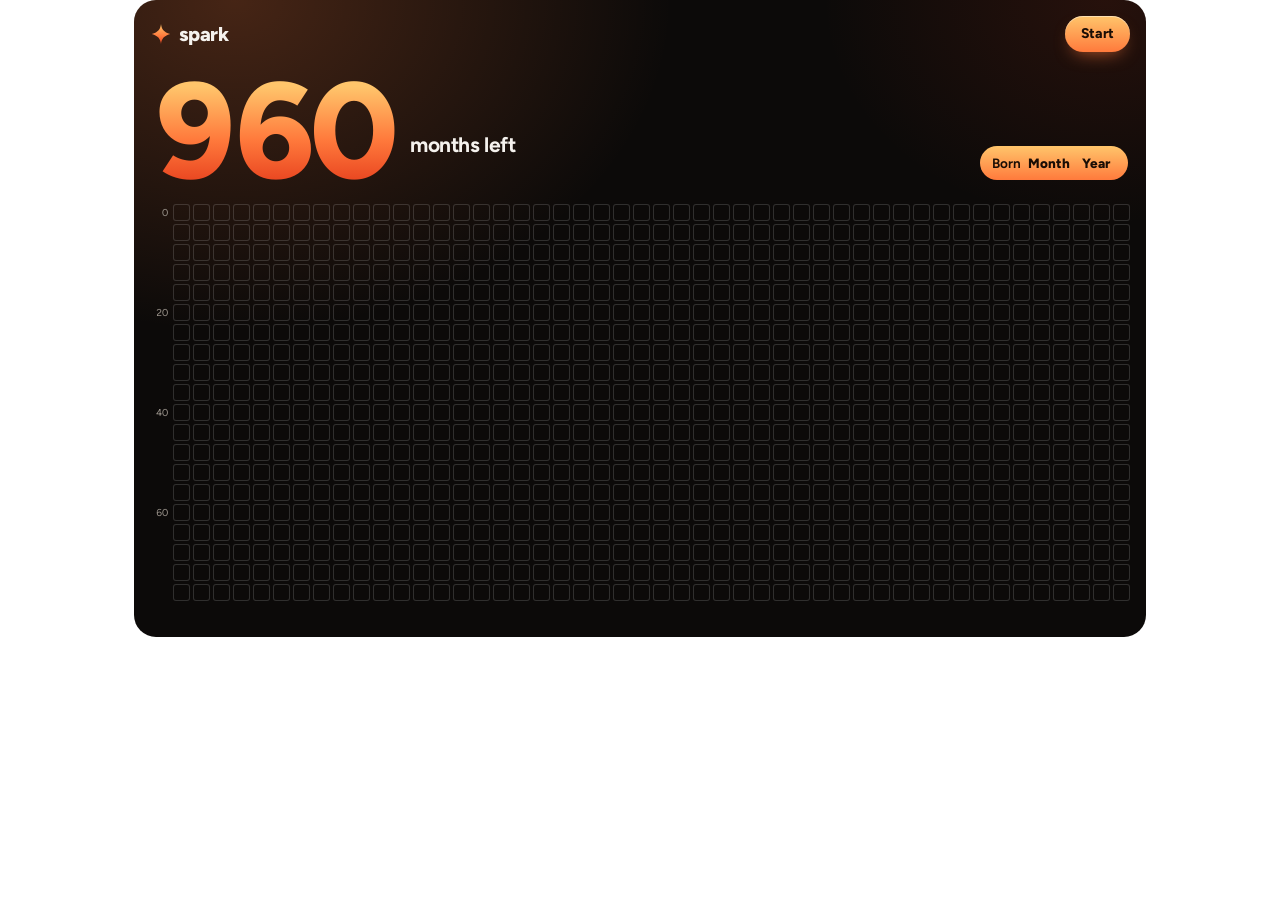
<file: artifacts/spark/index.html>
<!doctype html>
<html lang="en">
<meta charset="utf-8">
<meta name="viewport" content="width=device-width,initial-scale=1,viewport-fit=cover">
<title>Spark</title>
<style>@font-face{font-family:Figtree;src:url([data-uri]) format("woff2");font-weight:300 900;font-display:swap}
html,body{margin:0;background:transparent}
.sp{--bg:#0c0a09;--fg:#f5f2ee;--fg2:#cfc9c1;--mut:#9a938b;--line:rgba(255,255,255,.09);--well:rgba(255,255,255,.065);--well2:rgba(255,255,255,.12);
  --e1:#ffc56b;--e2:#ff7a3c;--e3:#e8431f;--adv:#ff8a4c;--bkt:#f5c451;--con:#5fd4a6;--out:cubic-bezier(.23,1,.32,1);
  position:relative;background:var(--bg);color:var(--fg);padding:16px;border-radius:22px;overflow:hidden;max-width:980px;margin:0 auto;
  font-family:Figtree,ui-sans-serif,system-ui,-apple-system,"Segoe UI",sans-serif;font-size:15px;line-height:1.35;-webkit-font-smoothing:antialiased;text-align:left;-webkit-text-size-adjust:100%}
.sp::before{content:"";position:absolute;inset:0 0 auto 0;height:460px;pointer-events:none;
  background:radial-gradient(60% 100% at 10% 0%,rgba(255,122,60,.24),transparent 72%),radial-gradient(40% 70% at 96% 0%,rgba(232,67,31,.12),transparent 70%)}
.sp *{box-sizing:border-box;margin:0}
.sp>*{position:relative}
:where(.sp) button{font:inherit;color:inherit;background:none;border:0;padding:0;cursor:pointer;-webkit-tap-highlight-color:transparent;touch-action:manipulation;text-align:inherit}
.sp button{transition:transform .16s var(--out),background .16s,opacity .16s}
.sp button:active{transform:scale(.96)}
.sp button:disabled{opacity:.5;cursor:default}
.sp button:focus-visible,.sp select:focus-visible,.sp a:focus-visible,.grid:focus-visible{outline:2px solid var(--e1);outline-offset:2px}
.sp svg{display:block;flex:none}
.sp img,.sp video{display:block}
.sp [hidden]{display:none!important}
.sp a{color:inherit}
.ico{width:20px;height:20px;fill:none;stroke:currentColor;stroke-width:1.8;stroke-linecap:round;stroke-linejoin:round}
.grow{flex:1}

.top{display:flex;align-items:center;gap:8px;min-height:36px}
.brand{display:flex;align-items:center;gap:7px;font-weight:800;font-size:20px;letter-spacing:-.03em}
.brand svg{width:22px;height:22px}
.ib{width:36px;height:36px;border-radius:50%;background:var(--well);display:grid;place-items:center;position:relative}
.ib:hover{background:var(--well2)}
.ib.on::after{content:"";position:absolute;right:1px;top:1px;width:9px;height:9px;border-radius:50%;background:var(--con);box-shadow:0 0 0 2.5px var(--bg)}
.pill{display:flex;align-items:center;gap:6px;height:36px;padding:0 15px 0 12px;border-radius:999px;font-weight:750;font-size:14px;color:#1a0d05;white-space:nowrap;
  background:linear-gradient(180deg,var(--e1),var(--e2));box-shadow:inset 0 1px 0 rgba(255,255,255,.45),0 8px 18px -8px rgba(255,122,60,.7)}
.pill .ico{width:17px;height:17px;stroke-width:2.2}
.pill.plain{padding:0 16px}
.pill.done{background:var(--well2);color:var(--fg);box-shadow:none}
.pop{margin-top:10px;padding:12px;border-radius:18px;background:#1b1715;box-shadow:inset 0 0 0 1px rgba(255,255,255,.1);animation:pop .22s var(--out)}
.pop textarea{display:block;width:100%;height:64px;resize:none;background:none;border:0;outline:0;color:var(--fg2);font:inherit;font-size:14px;line-height:1.4;padding:0}
.pop div{display:flex;gap:8px;align-items:center;margin-top:8px}
.pop button,.pop a{padding:7px 14px;border-radius:999px;background:var(--well2);font-weight:650;font-size:13.5px;text-decoration:none}
@keyframes pop{from{opacity:0;transform:translateY(-6px) scale(.98)}}

.hero{display:flex;align-items:flex-end;gap:14px;margin:26px 2px 20px;flex-wrap:wrap}
.num{font-size:clamp(88px,22vw,136px);font-weight:800;line-height:.78;letter-spacing:-.055em;font-variant-numeric:tabular-nums;
  background:linear-gradient(180deg,var(--e1) 8%,var(--e2) 58%,var(--e3));-webkit-background-clip:text;background-clip:text;color:transparent;padding-right:.04em}
.sub{padding-bottom:4px;font-weight:700;font-size:21px;line-height:1.05;letter-spacing:-.02em}
.sub span{display:block;color:var(--mut);font-weight:500;font-size:14px;letter-spacing:0;margin-top:5px;font-variant-numeric:tabular-nums;min-height:1.35em}
.born{margin-left:auto;display:flex;align-items:center;gap:2px;padding:5px 6px 5px 12px;border-radius:999px;background:var(--well);font-size:13.5px;color:var(--mut);margin-bottom:4px}
.born select{appearance:none;-webkit-appearance:none;background:none;border:0;color:var(--fg);font:inherit;font-weight:650;padding:3px 5px;border-radius:8px;cursor:pointer;color-scheme:dark}
.born select:hover{background:var(--well2)}
.born option{background:#1b1715;color:#f5f2ee}
.born.ask{background:linear-gradient(180deg,var(--e1),var(--e2));color:#1a0d05;font-weight:650;animation:ask 2.2s ease-in-out infinite}
.born.ask select{color:#1a0d05;font-weight:800}
@keyframes ask{0%,100%{box-shadow:0 0 0 0 rgba(255,140,60,.55)}50%{box-shadow:0 0 0 9px rgba(255,140,60,0)}}

.gw{position:relative;display:grid;grid-template-columns:18px minmax(0,1fr);gap:0 5px}
.ages{display:grid;grid-template-rows:repeat(var(--rows),1fr);row-gap:3px;font-size:10px;color:var(--mut);text-align:right;font-variant-numeric:tabular-nums}
.ages span{align-self:center;line-height:1}
.grid{display:grid;grid-template-columns:repeat(var(--cols),minmax(0,1fr));gap:3px;cursor:pointer;border-radius:6px;user-select:none;-webkit-user-select:none;touch-action:pan-y}
.c{display:block;min-width:0;aspect-ratio:1;border-radius:3px;background:rgba(255,236,220,.17)}
.c.f{background:none;box-shadow:inset 0 0 0 1px rgba(255,255,255,.15)}
.c.l1{background:#8f3f1d}
.c.l2{background:#de6630}
.c.l3{background:#ffa552;box-shadow:0 0 9px rgba(255,140,60,.6)}
.c.pl{box-shadow:inset 0 0 0 1.5px var(--e2);background:radial-gradient(circle,var(--e2) 0 26%,transparent 31%)}
.c.now{background:#fff;animation:pulse 2.6s ease-in-out infinite;position:relative;z-index:1}
.c.sel{outline:2px solid #fff;outline-offset:2px;position:relative;z-index:2}
.c.bump{animation:bump .7s var(--out)}
.intro .c.p{animation:fill .45s var(--out) both;animation-delay:calc(var(--i)*2.8ms)}
.intro .c.now{animation:fill .45s var(--out) both,pulse 2.6s ease-in-out 1.6s infinite;animation-delay:calc(var(--i)*2.8ms),1.6s}
@keyframes fill{from{opacity:0;transform:scale(.2)}}
@keyframes pulse{0%,100%{box-shadow:0 0 0 2px rgba(255,160,77,.45),0 0 12px 2px rgba(255,130,50,.8)}50%{box-shadow:0 0 0 3.5px rgba(255,160,77,.2),0 0 20px 5px rgba(255,130,50,.95)}}
@keyframes bump{0%{transform:scale(1)}35%{transform:scale(2.1)}100%{transform:scale(1)}}
.tip{position:absolute;z-index:6;pointer-events:none;padding:4px 9px;border-radius:999px;background:#f5f2ee;color:#14110f;font-size:12px;font-weight:700;white-space:nowrap;
  transform:translate(-50%,-100%);margin-top:-8px;opacity:0;transition:opacity .12s;font-variant-numeric:tabular-nums}
.tip.on{opacity:1}

.cols{display:grid;grid-template-columns:minmax(0,1fr);gap:12px;margin-top:18px;align-items:start}
.card{background:rgba(255,255,255,.045);box-shadow:inset 0 0 0 1px rgba(255,255,255,.07),inset 0 1px 0 rgba(255,255,255,.07);border-radius:22px;padding:14px;min-width:0}
.toast{margin:14px 0 -6px;padding:9px 13px;border-radius:14px;background:#2a1c14;box-shadow:inset 0 0 0 1px rgba(255,160,90,.22);font-size:14px;color:#ffe9d6;animation:pop .22s var(--out)}

.mh{display:flex;align-items:center;gap:8px;margin:0 2px 12px}
.mh h2{font-size:21px;font-weight:750;letter-spacing:-.025em;line-height:1.1}
.mh h2 span{color:var(--mut);font-weight:500}
.mh p{font-size:13px;color:var(--mut);margin-top:3px;font-variant-numeric:tabular-nums}

.mw{container-type:inline-size}
.mo{display:grid;grid-template-columns:repeat(3,1fr);grid-auto-rows:calc((100cqw - 16px)/3);gap:8px;grid-auto-flow:dense}
.t{position:relative;border-radius:14px;overflow:hidden;background:#1a1614;display:block;width:100%;height:100%}
.t img{width:100%;height:100%;object-fit:cover;opacity:0;transition:opacity .35s,transform .5s var(--out)}
.t img.in{opacity:1}
.t:hover img{transform:scale(1.04)}
.t.big{grid-column:span 2;grid-row:span 2;border-radius:18px}
.t.wide{grid-column:span 2}
.t.tall{grid-row:span 2}
.t.full{grid-column:span 3}
.play{position:absolute;left:50%;top:50%;width:44px;height:44px;margin:-22px;border-radius:50%;background:rgba(20,16,14,.45);backdrop-filter:blur(10px);-webkit-backdrop-filter:blur(10px);
  box-shadow:inset 0 0 0 1px rgba(255,255,255,.25);display:grid;place-items:center;pointer-events:none}
.play svg{width:16px;height:16px;fill:#fff;margin-left:2px}
.dur{position:absolute;right:7px;bottom:7px;padding:2px 7px;border-radius:999px;background:rgba(20,16,14,.55);backdrop-filter:blur(8px);-webkit-backdrop-filter:blur(8px);font-size:11.5px;font-weight:650;font-variant-numeric:tabular-nums}
.note{position:relative;margin-top:8px;border-radius:14px;background:linear-gradient(160deg,#2a1c14,#1c1410);padding:11px 38px 11px 14px;font-size:15px;line-height:1.35;font-weight:500;color:#ffe9d6;letter-spacing:-.01em;
  box-shadow:inset 0 0 0 1px rgba(255,160,90,.14);white-space:pre-wrap;overflow-wrap:anywhere}
.x{position:absolute;right:7px;top:8px;width:24px;height:24px;border-radius:50%;display:grid;place-items:center;color:var(--mut);background:rgba(0,0,0,.25)}
.x:hover{color:var(--fg)}
.x .ico{width:13px;height:13px;stroke-width:2.6}
.pkb{position:absolute;right:7px;top:7px;width:24px;height:24px;border-radius:50%;display:grid;place-items:center;background:rgba(20,16,14,.5);box-shadow:inset 0 0 0 1.8px rgba(255,255,255,.7);color:transparent;z-index:1}
.pkb .ico{width:14px;height:14px;stroke-width:3}
.t.pk img.in{opacity:.5}
.t.pk.on img.in{opacity:1}
.t.pk.on{outline:2.5px solid var(--e2);outline-offset:-2.5px}
.t.pk.on .pkb{background:linear-gradient(180deg,var(--e1),var(--e2));box-shadow:none;color:#1a0d05}
.t.up{display:grid;place-items:center}
.t.up img{opacity:.45;position:absolute;inset:0}
.spin{width:22px;height:22px;border-radius:50%;border:2.5px solid rgba(255,255,255,.25);border-top-color:#fff;animation:spin .8s linear infinite;position:relative}
@keyframes spin{to{transform:rotate(1turn)}}
.drop{width:100%;height:104px;border-radius:16px;border:1.5px dashed rgba(255,255,255,.18);display:grid;place-items:center;color:var(--mut)}
.drop:hover,.drop.over{border-color:rgba(255,255,255,.4);color:var(--fg)}
.mo.over{outline:1.5px dashed rgba(255,255,255,.4);outline-offset:4px;border-radius:16px}

.stage{position:relative;border-radius:18px;overflow:hidden;background:#000;display:grid;place-items:center;max-height:min(125cqw,720px);aspect-ratio:var(--ar,1)}
.stage img,.stage video{width:100%;height:100%;object-fit:contain;background:#000}
.stage .sb{position:absolute;width:36px;height:36px;border-radius:50%;background:rgba(20,16,14,.55);backdrop-filter:blur(10px);-webkit-backdrop-filter:blur(10px);display:grid;place-items:center;box-shadow:inset 0 0 0 1px rgba(255,255,255,.16)}
.stage .sb .ico{width:18px;height:18px}
.stage .close{right:10px;top:10px}
.stage .del{left:10px;top:10px}
.stage .prev{left:10px;top:50%;margin-top:-18px}
.stage .next{right:10px;top:50%;margin-top:-18px}

.chips{display:flex;flex-wrap:wrap;gap:6px;margin-top:12px}
.chip{display:flex;align-items:center;gap:6px;padding:6px 12px 6px 8px;border-radius:999px;background:var(--well);font-size:13.5px;font-weight:550;overflow-wrap:anywhere}
.chip .ico{width:16px;height:16px;stroke-width:2.4;color:var(--k)}
.adv{--k:var(--adv)}.bkt{--k:var(--bkt)}.con{--k:var(--con)}

.sh{display:flex;align-items:center;gap:7px;margin:0 2px 6px;font-size:13px;color:var(--mut);font-weight:600}
.sh:not(:first-child){margin-top:16px}
.sh h3{font-size:13px;font-weight:700;color:var(--fg2);letter-spacing:.01em}
.sh .ico{width:16px;height:16px}
.ring{width:18px;height:18px;transform:rotate(-90deg)}
.ring circle{fill:none;stroke-width:3}
.row{display:flex;align-items:center;gap:10px;padding:7px 2px;border-radius:14px}
.row+.row{box-shadow:0 -1px 0 var(--line)}
.k{width:34px;height:34px;border-radius:11px;display:grid;place-items:center;color:var(--k);background:color-mix(in srgb,var(--k) 15%,transparent)}
.k .ico{width:18px;height:18px}
.rt{flex:1;min-width:0;cursor:pointer}
.rt b{display:block;font-weight:600;font-size:15px;letter-spacing:-.01em;line-height:1.25;overflow-wrap:anywhere}
.rt span{font-size:13px;color:var(--mut)}
.rm{width:26px;height:26px;border-radius:50%;display:grid;place-items:center;color:var(--mut);opacity:.55}
.rm:hover{opacity:1;color:var(--fg)}
.rm .ico{width:13px;height:13px;stroke-width:2.6}
.ck{width:28px;height:28px;border-radius:50%;box-shadow:inset 0 0 0 1.8px rgba(255,255,255,.28);display:grid;place-items:center;position:relative}
.ck .ico{width:15px;height:15px;stroke-width:2.8;opacity:0;color:#1a0d05}
.ck:hover{box-shadow:inset 0 0 0 1.8px rgba(255,255,255,.55)}
.row.done .ck{background:linear-gradient(180deg,var(--e1),var(--e2));box-shadow:none}
.row.done .ck .ico{opacity:1}
.row.done .rt b{color:var(--mut);text-decoration:line-through;text-decoration-color:rgba(255,255,255,.25)}
.ck.burst::before{content:"";position:absolute;inset:-9px;border-radius:50%;animation:burst .6s var(--out) both;
  background:conic-gradient(from 0deg,var(--e1) 0 4%,transparent 4% 12.5%,var(--e2) 12.5% 16.5%,transparent 16.5% 25%,var(--e1) 25% 29%,transparent 29% 37.5%,var(--e2) 37.5% 41.5%,transparent 41.5% 50%,var(--e1) 50% 54%,transparent 54% 62.5%,var(--e2) 62.5% 66.5%,transparent 66.5% 75%,var(--e1) 75% 79%,transparent 79% 87.5%,var(--e2) 87.5% 91.5%,transparent 91.5%);
  -webkit-mask:radial-gradient(circle,transparent 52%,#000 54%);mask:radial-gradient(circle,transparent 52%,#000 54%)}
@keyframes burst{from{transform:scale(.4) rotate(-20deg);opacity:1}to{transform:scale(1.5) rotate(10deg);opacity:0}}
.add{width:28px;height:28px;border-radius:50%;background:var(--well2);display:grid;place-items:center}
.add:hover{background:rgba(255,255,255,.2)}
.add .ico{width:16px;height:16px;stroke-width:2.4}
.row.idea .k{background:none;border:1.5px dashed color-mix(in srgb,var(--k) 55%,transparent)}
.new{display:flex;align-items:center;gap:8px;margin-top:10px;padding:5px 5px 5px 6px;border-radius:999px;background:var(--well)}
.new.text{padding-left:14px}
.new input{flex:1;min-width:0;background:none;border:0;outline:0;color:var(--fg);font:inherit;font-size:16px}
.new input::placeholder{color:var(--mut)}
.new .k{width:30px;height:30px;border-radius:50%}

@media (min-width:760px){
  .cols{grid-template-columns:minmax(0,1.3fr) minmax(0,1fr);gap:14px;margin-top:20px}
}
@media (max-width:479px){
  .sp{padding:14px;border-radius:20px}
  .hero{margin:22px 0 16px;gap:10px}
  .sub{font-size:19px}
  .born{order:3;margin-left:0;margin-bottom:0}
  .card{padding:12px;border-radius:20px}
  .gw{grid-template-columns:14px minmax(0,1fr);gap:0 4px}
  .ages{font-size:9px;row-gap:2.5px}
  .grid{gap:2.5px}
  .c{border-radius:2.5px}
  .c.sel{outline-width:1.5px;outline-offset:1.5px}
}
@media (prefers-reduced-motion:reduce){.sp *{animation:none!important;transition:none!important}}
html[data-still] .sp *{animation:none!important;transition:none!important}
</style>
<body>
<div class="sp" id="sp">
  <header class="top">
    <div class="brand">
      <svg viewBox="0 0 24 24" aria-hidden="true"><defs><linearGradient id="eg" x1="0" y1="0" x2="0" y2="1"><stop offset="0" stop-color="#ffc56b"/><stop offset=".6" stop-color="#ff7a3c"/><stop offset="1" stop-color="#e8431f"/></linearGradient></defs><path fill="url(#eg)" d="M12 1c.7 5.6 2.9 8.8 10 11-7.1 2.2-9.3 5.4-10 11-.7-5.6-2.9-8.800-10-11C9.1 9.8 11.3 6.6 12 1z"/></svg>
      spark
    </div>
    <span class="grow"></span>
    <div id="acts" style="display:flex;gap:8px"></div>
  </header>
  <div class="pop" id="pop" hidden>
    <textarea id="prompt" readonly aria-label="A prompt for your AI"></textarea>
    <div><button data-copy>Copy</button><a href="https://abstracts.co/agents#polls" target="_blank" rel="noopener">Set up</a></div>
  </div>

  <div class="hero">
    <div class="num" id="num">960</div>
    <div class="sub">months left<span id="of"></span></div>
    <label class="born" id="born">Born
      <select id="bm" aria-label="Birth month"></select><select id="by" aria-label="Birth year"></select>
    </label>
  </div>

  <div class="gw" id="gw">
    <div class="ages" id="ages"></div>
    <div class="grid" id="grid" tabindex="0" role="application" aria-label="Your 960 months"></div>
    <div class="tip" id="tip"></div>
  </div>

  <div id="says" role="status"></div>
  <div class="cols">
    <section class="card" id="month" hidden></section>
    <section class="card" id="sparks" hidden></section>
  </div>
</div>
<script type="module">const MN = ['January', 'February', 'March', 'April', 'May', 'June', 'July', 'August', 'September', 'October', 'November', 'December'];
const MS = MN.map((m) => m.slice(0, 3));
const TOTAL = 960;
const KINDS = ['adv', 'bkt', 'con'];
const KIND_NAME = { adv: 'Adventure', bkt: 'Bucket list', con: 'Connection' };
const STARTERS = [['con', 'Call someone you miss'], ['adv', 'Watch a sunrise somewhere new'], ['bkt', 'Book the trip you keep putting off'], ['con', 'Dinner with an old friend'], ['adv', 'A whole day outside, phone off']];
const AI_PROMPT = 'Use the Abstracts MCP server (https://abstracts.co/mcp) with my GitHub token. Read the spark skill in a/spark (get_community), then read my Spark and suggest a few sparks for this month.';

const $ = (id) => document.getElementById(id);
const esc = (s) => String(s).replace(/[&<>"']/g, (c) => ({ '&': '&amp;', '<': '&lt;', '>': '&gt;', '"': '&quot;', "'": '&#39;' })[c]);
const abs = (y, m) => y * 12 + m;
const ym = (a) => `${Math.floor(a / 12)}-${String((a % 12) + 1).padStart(2, '0')}`;
const fromYm = (s) => { const m = /^(\d{4})-(\d{2})$/.exec(s ?? ''); return m && +m[2] >= 1 && +m[2] <= 12 ? abs(+m[1], +m[2] - 1) : null; };
const rid = () => Math.random().toString(36).slice(2, 10);
const today = new Date();
const NOW = { y: today.getFullYear(), m: today.getMonth(), d: today.getDate() };
const NOWA = abs(NOW.y, NOW.m);
const STILL = document.documentElement.hasAttribute('data-still') || matchMedia('(prefers-reduced-motion:reduce)').matches;

const I = {
  adv: '<svg class="ico" viewBox="0 0 24 24"><path d="M3 19l6.500-11 4 6.500 2.500-3.500 5 8z"/><circle cx="17" cy="6" r="1.500"/></svg>',
  bkt: '<svg class="ico" viewBox="0 0 24 24"><path d="M12 3.500l2.600 5.400 5.900.800-4.300 4.100 1 5.900L12 17l-5.200 2.700 1-5.900L3.500 9.700l5.900-.800z"/></svg>',
  con: '<svg class="ico" viewBox="0 0 24 24"><circle cx="9" cy="8.500" r="3.200"/><path d="M3 19.500c.500-3.400 2.900-5.300 6-5.300s5.500 1.900 6 5.300M16 5.600a3.200 3.200 0 010 5.800M18.200 14.700c1.500.800 2.500 2.400 2.800 4.800"/></svg>',
  check: '<svg class="ico" viewBox="0 0 24 24"><path d="M5 12.500l4.500 4.500L19 7.500"/></svg>',
  plus: '<svg class="ico" viewBox="0 0 24 24"><path d="M12 5v14M5 12h14"/></svg>',
  x: '<svg class="ico" viewBox="0 0 24 24"><path d="M6 6l12 12M18 6L6 18"/></svg>',
  share: '<svg class="ico" viewBox="0 0 24 24"><path d="M12 15V3.500M7.500 7.500L12 3l4.500 4.500M5 12.500V18a2.500 2.500 0 002.500 2.500h9A2.500 2.500 0 0019 18v-5.500"/></svg>',
  bot: '<svg class="ico" viewBox="0 0 24 24"><rect x="4" y="8" width="16" height="11" rx="3.500"/><path d="M12 8V4.500M9 13v1.500M15 13v1.500"/><circle cx="12" cy="3.500" r="1"/></svg>',
  trash: '<svg class="ico" viewBox="0 0 24 24"><path d="M4.500 7h15M9.500 7V4.500h5V7M6.500 7l.800 12.500h9.400L17.500 7M10 11v5M14 11v5"/></svg>',
  prev: '<svg class="ico" viewBox="0 0 24 24"><path d="M14.500 5.500L8 12l6.500 6.500"/></svg>',
  next: '<svg class="ico" viewBox="0 0 24 24"><path d="M9.500 5.500L16 12l-6.500 6.500"/></svg>',
  play: '<svg viewBox="0 0 16 16"><path d="M3 1.500v13l11-6.500z"/></svg>',
};

const real = (() => {
  let n = 0;
  const waiting = new Map();
  addEventListener('message', (e) => {
    if (e.source !== parent || e.data?.abstracts !== 'result') return;
    waiting.get(e.data.id)?.(e.data);
    waiting.delete(e.data.id);
  });
  return (method, params = {}) => new Promise((resolve, reject) => {
    if (parent === window) return reject(Object.assign(new Error('standalone'), { code: 'unsupported' }));
    const id = `c${++n}`;
    waiting.set(id, (r) => (r.ok ? resolve(r.value) : reject(Object.assign(new Error(r.error.message), { code: r.error.code }))));
    parent.postMessage({ abstracts: 'call', id, method, params }, '*');
  });
})();

const memory = () => {
  const docs = new Map(), files = new Map();
  let ok = /\blive\b/.test(location.hash);
  const need = () => { if (!ok) throw Object.assign(new Error('Call viewer first.'), { code: 'denied' }); };
  const m = {
    hello: () => ({ version: 1, community: 'spark', artifact: 'spark', post: null, signedIn: true, launch: Object.fromEntries([...new URLSearchParams(location.search)].filter(([k]) => k.startsWith('a_')).map(([k, v]) => [k.slice(2), v])) }),
    viewer: () => { ok = true; return { username: 'you', name: 'You', avatar: null, member: 'local', profile: '' }; },
    dataGet: (p) => { need(); return { docs: Object.fromEntries((p.keys ?? [p.key]).filter((k) => docs.has(k)).map((k) => [k, structuredClone(docs.get(k))])) }; },
    dataSet: (p) => { need(); docs.set(p.key, { value: structuredClone(p.value), via: 'web', updated: Math.floor(Date.now() / 1000) }); return { updated: Math.floor(Date.now() / 1000) }; },
    dataDelete: (p) => { need(); return { deleted: docs.delete(p.key) }; },
    filePut: (p) => { need(); const id = Array.from(crypto.getRandomValues(new Uint8Array(16)), (b) => b.toString(16).padStart(2, '0')).join(''); files.set(id, p.blob); return { id, type: p.blob.type, bytes: p.blob.size }; },
    fileUrl: (p) => { need(); return { urls: Object.fromEntries((p.ids ?? [p.id]).filter((id) => files.has(id)).map((id) => [id, URL.createObjectURL(files.get(id))])), expires: Math.floor(Date.now() / 1000) + 3600 }; },
    fileDelete: (p) => { need(); return { deleted: files.delete(p.id) }; },
    post: (p) => { window.__posted = p; return { post: { number: 1, url: 'https://abstracts.co/a/spark/p/1', key: null }, artifact: { id: 'x', url: '' } }; },
    open: (p) => { window.__opened = p.path; return null; },
    signIn: () => null,
  };
  window.__store = { docs, files };
  return async (method, params = {}) => {
    if (!m[method]) throw Object.assign(new Error('unsupported'), { code: 'unsupported' });
    return m[method](params);
  };
};

let call = real;
const hello = await (async () => {
  for (let i = 0; i < 3; i++) {
    const answer = await Promise.race([real('hello'), new Promise((r) => setTimeout(r, 500, null))]).catch(() => null);
    if (answer) return answer;
  }
  call = memory();
  return call('hello');
})();

const S = {
  live: false, who: null, born: null, sparks: [], index: {}, ideas: [], aiSeen: false,
  docs: new Map(), loading: new Set(), urls: new Map(), sel: NOWA, open: null, pick: null, up: [], kind: 'adv', pop: false, busy: false,
  pending: hello.launch?.spark ?? null,
};

const b0 = () => S.born ?? NOWA;
const idxOf = (a) => a - b0();
const curIdx = () => (S.born === null ? -1 : Math.max(0, Math.min(TOTAL - 1, idxOf(NOWA))));
const level = (a) => { const n = S.index[ym(a)]?.n ?? 0; return n >= 5 ? 'l3' : n >= 3 ? 'l2' : n ? 'l1' : ''; };
const planned = (a) => S.sparks.some((s) => s.a === a && !s.done);
const doc = (a) => S.docs.get(a);

const toast = (text) => {
  const host = $('says');
  host.replaceChildren(Object.assign(document.createElement('p'), { className: 'toast', textContent: text }));
  clearTimeout(toast.timer);
  toast.timer = setTimeout(() => host.replaceChildren(), 4500);
};
const WORDS = { signed_out: 'Sign in on Abstracts first.', rate_limited: 'Too many requests. Wait a minute.', unsupported: 'This page can’t do that yet. Reload it.' };
const say = (e, where) => { if (e?.code !== 'cancelled' && e?.code !== 'denied') toast(WORDS[e?.code] ?? e?.message ?? 'Something went wrong.', where); };

const chains = new Map();
let writing = 0;
const queue = (key, work) => {
  writing++;
  const next = (chains.get(key) ?? Promise.resolve()).catch(() => {}).then(work).finally(() => { writing--; });
  chains.set(key, next);
  return next.catch((e) => { say(e); throw e; });
};
const put = (key, value) => queue(key, () => call('dataSet', { key, value })).catch(() => {});
const saveMe = () => put('me', { v: 1, born: ym(S.born) });
const saveSparks = () => put('sparks', { v: 1, items: S.sparks.map(({ a, ...s }) => ({ ...s, m: ym(a) })) });
const saveIdeas = () => put('agent/ideas', { v: 1, items: S.ideas });
const saveMonth = (a) => {
  const d = doc(a), key = ym(a);
  const media = d.items.find((it) => it.th);
  if (d.items.length) S.index[key] = { n: d.items.length, ...(media ? { c: media.th } : {}) };
  else delete S.index[key];
  put('months', { v: 1, m: S.index });
  return d.items.length || d.shared ? put(`m/${key}`, d) : queue(`m/${key}`, () => call('dataDelete', { key: `m/${key}` })).catch(() => {});
};

const readSparks = (value) => (Array.isArray(value?.items) ? value.items : []).flatMap((s) => {
  const a = fromYm(s?.m);
  return a === null || typeof s.t !== 'string' ? [] : [{ id: String(s.id ?? rid()), k: KINDS.includes(s.k) ? s.k : 'bkt', t: s.t.slice(0, 120), a, ...(s.done ? { done: s.done } : {}), ...(s.from ? { from: String(s.from).slice(0, 40) } : {}) }];
});
const readIdeas = (value) => (Array.isArray(value?.items) ? value.items : []).flatMap((s) =>
  (typeof s?.t === 'string' && s.t.trim() ? [{ k: KINDS.includes(s.k) ? s.k : 'bkt', t: s.t.trim().slice(0, 120), ...(fromYm(s.m) !== null ? { m: s.m } : {}), ...(typeof s.note === 'string' ? { note: s.note.slice(0, 80) } : {}) }] : [])).slice(0, 12);

const load = async () => {
  const { docs } = await call('dataGet', { keys: ['me', 'sparks', 'months', 'agent/ideas'] });
  S.live = true;
  const born = fromYm(docs.me?.value?.born);
  if (born !== null) S.born = born;
  else if (S.born !== null) saveMe();
  S.sparks = readSparks(docs.sparks?.value);
  S.index = docs.months?.value?.m && typeof docs.months.value.m === 'object' ? docs.months.value.m : {};
  S.ideas = readIdeas(docs['agent/ideas']?.value);
  S.aiSeen = docs['agent/ideas']?.via === 'mcp';
  if (S.pending) takeLaunch();
};

const takeLaunch = () => {
  const [k, ...rest] = S.pending.split(':');
  const t = rest.join(':').trim().slice(0, 120);
  S.pending = null;
  if (!t || S.sparks.some((s) => s.t === t)) return;
  S.sparks.push({ id: rid(), k: KINDS.includes(k) ? k : 'bkt', t, a: NOWA, from: 'wall' });
  saveSparks();
};

const ensureLive = async () => {
  if (S.live) return true;
  try {
    if (!hello.signedIn) { await call('signIn'); return false; }
    S.who = await call('viewer');
    await load();
    renderAll();
    return true;
  } catch (e) { say(e); return false; }
};

const loadMonth = async (a) => {
  if (!S.live || doc(a) || S.loading.has(a)) return;
  if (!S.index[ym(a)]) { S.docs.set(a, { v: 1, items: [] }); return; }
  S.loading.add(a);
  try {
    const { docs } = await call('dataGet', { key: `m/${ym(a)}` });
    const value = docs[`m/${ym(a)}`]?.value;
    S.docs.set(a, { v: 1, ...(value?.shared ? { shared: value.shared } : {}), items: Array.isArray(value?.items) ? value.items.filter((it) => it && typeof it.id === 'string') : [] });
  } catch (e) { say(e); } finally { S.loading.delete(a); }
  if (S.sel === a) renderMonth();
};

const linkFor = async (ids) => {
  const now = Date.now() / 1000;
  const need = [...new Set(ids)].filter((id) => id && !(S.urls.get(id)?.exp > now + 300));
  for (let i = 0; i < need.length; i += 200) {
    const { urls, expires } = await call('fileUrl', { ids: need.slice(i, i + 200) });
    for (const [id, url] of Object.entries(urls)) S.urls.set(id, { url, exp: expires });
  }
  return (id) => S.urls.get(id)?.url ?? null;
};
const paint = async () => {
  const waiting = [...document.querySelectorAll('[data-f]:not([data-set])')];
  if (!waiting.length) return;
  try {
    const url = await linkFor(waiting.map((el) => el.dataset.f));
    for (const el of waiting) {
      const src = url(el.dataset.f);
      if (!src || !el.isConnected) continue;
      el.dataset.set = '';
      if (el.tagName === 'VIDEO' && el.dataset.poster) el.poster = url(el.dataset.poster) ?? '';
      if (el.tagName === 'IMG') el.addEventListener('load', () => el.classList.add('in'), { once: true });
      el.src = src;
    }
  } catch (e) { say(e); }
};

const grid = $('grid'), tip = $('tip');
const cols = () => (innerWidth < 480 ? 30 : innerWidth < 760 ? 40 : 48);
let shown = 0;
const renderGrid = (intro) => {
  const n = cols(), rows = TOTAL / n, start = b0(), cur = curIdx();
  shown = n;
  grid.style.setProperty('--cols', n);
  grid.classList.toggle('intro', !!intro && !STILL);
  $('ages').style.setProperty('--rows', rows);
  $('ages').innerHTML = Array.from({ length: rows }, (_, r) => `<span>${(r * n) % 120 ? '' : (r * n) / 12}</span>`).join('');
  let h = '';
  for (let i = 0; i < TOTAL; i++) {
    const a = start + i;
    const c = i < cur ? `p ${level(a)}` : i === cur ? 'p now' : `f${cur >= 0 && planned(a) ? ' pl' : ''}`;
    h += `<i class="c ${c}${cur >= 0 && a === S.sel ? ' sel' : ''}" style="--i:${i}"></i>`;
  }
  grid.innerHTML = h;
};
const refreshCell = (a) => {
  const i = idxOf(a), el = grid.children[i], cur = curIdx();
  if (!el || cur < 0) return;
  el.className = `c ${i < cur ? `p ${level(a)}` : i === cur ? 'p now' : `f${planned(a) ? ' pl' : ''}`}${a === S.sel ? ' sel' : ''}`;
};
const bump = (a) => {
  const el = grid.children[idxOf(a)];
  if (!el || STILL) return;
  el.classList.remove('bump'); void el.offsetWidth; el.classList.add('bump');
};
const cellAt = (e) => {
  const r = grid.getBoundingClientRect(), rows = TOTAL / shown;
  const x = Math.min(shown - 1, Math.max(0, Math.floor(((e.clientX - r.left) / r.width) * shown)));
  const y = Math.min(rows - 1, Math.max(0, Math.floor(((e.clientY - r.top) / r.height) * rows)));
  return y * shown + x;
};
const select = (a) => {
  if (S.born === null) return;
  a = Math.max(b0(), Math.min(b0() + TOTAL - 1, a));
  if (a === S.sel) return;
  grid.children[idxOf(S.sel)]?.classList.remove('sel');
  S.sel = a;
  S.open = null;
  S.pick = null;
  grid.children[idxOf(a)]?.classList.add('sel');
  renderMonth();
  renderAdd();
};
const hint = (i) => {
  const el = grid.children[i], g = $('gw').getBoundingClientRect(), r = el.getBoundingClientRect(), a = b0() + i;
  tip.textContent = `${MS[a % 12]} ${Math.floor(a / 12)}`;
  tip.style.left = `${Math.max(40, Math.min(g.width - 40, r.left + r.width / 2 - g.left))}px`;
  tip.style.top = `${r.top - g.top}px`;
  tip.classList.add('on');
};
let down = false;
grid.addEventListener('pointerdown', (e) => {
  if (S.born === null) return;
  down = true;
  if (e.pointerType === 'mouse') grid.setPointerCapture(e.pointerId);
  const i = cellAt(e);
  select(b0() + i);
  if (e.pointerType !== 'mouse') hint(i);
});
const up = (e) => { down = false; if (e.pointerType !== 'mouse') tip.classList.remove('on'); };
grid.addEventListener('pointerup', up);
grid.addEventListener('pointercancel', up);
grid.addEventListener('pointermove', (e) => {
  if (S.born === null || (e.pointerType !== 'mouse' && !down)) return;
  const i = cellAt(e);
  hint(i);
  if (down) select(b0() + i);
});
grid.addEventListener('pointerleave', () => tip.classList.remove('on'));
grid.addEventListener('keydown', (e) => {
  const d = { ArrowLeft: -1, ArrowRight: 1, ArrowUp: -shown, ArrowDown: shown }[e.key];
  if (d) { e.preventDefault(); select(S.sel + d); }
});
addEventListener('resize', () => { if (cols() !== shown) renderGrid(); });

const count = (animate) => {
  const to = S.born === null ? TOTAL : TOTAL - (curIdx() + 1), el = $('num');
  $('of').textContent = S.born === null ? '' : `${curIdx() + 1} of ${TOTAL}`;
  if (!animate || STILL) { el.textContent = to; return; }
  const t0 = performance.now();
  (function step(t) {
    const p = Math.min(1, (t - t0) / 1300), e = 1 - (1 - p) ** 3;
    el.textContent = Math.round(TOTAL - (TOTAL - to) * e);
    if (p < 1) requestAnimationFrame(step);
  })(t0);
};

const SHAPES = { 1: ['full'], 2: ['big', 'tall'], 3: ['big', '', ''], 4: ['big', 'tall', 'wide', ''], 5: ['big', '', '', 'wide', ''] };
const shapesFor = (n) => SHAPES[n] ?? Array.from({ length: n }, (_, i) => (i === 0 ? 'big' : i === n - 1 ? ['', 'full', 'wide'][(n - 3) % 3] : ''));
const clock = (s) => `${Math.floor(s / 60)}:${String(Math.round(s % 60)).padStart(2, '0')}`;
const tile = (it, shape) => {
  const picked = S.pick?.has(it.id);
  return `<button class="t ${shape}${S.pick ? ` pk${picked ? ' on' : ''}` : ''}" data-${S.pick ? 'toggle' : 'open'}="${esc(it.id)}" aria-label="${it.k === 'video' ? 'Video' : 'Photo'}"${S.pick ? ` aria-pressed="${!!picked}"` : ''}>${S.pick ? `<span class="pkb">${I.check}</span>` : ''}${it.th ? `<img data-f="${esc(it.th)}" alt="">` : ''}${it.k === 'video' ? `<span class="play">${I.play}</span>${it.d ? `<span class="dur">${clock(it.d)}</span>` : ''}` : ''}</button>`;
};
const mosaic = (items, pending) => {
  const media = items.filter((it) => it.k !== 'note');
  if (!media.length && !pending.length) return `<button class="drop" id="mo" data-pick aria-label="Add photos and video">${I.plus}</button>`;
  const shapes = shapesFor(media.length + pending.length);
  let n = 0;
  const tiles = media.map((it) => tile(it, shapes[n++] ?? '')).join('');
  const waiting = pending.map((u) => `<div class="t up ${shapes[n++] ?? ''}">${u.url ? `<img class="in" src="${u.url}" alt="">` : ''}<span class="spin"></span></div>`).join('');
  return `<div class="mw"><div class="mo" id="mo">${tiles}${waiting}</div></div>`;
};
const stage = (items, it) => {
  const media = items.filter((x) => x.k !== 'note');
  const many = media.length > 1;
  const body = it.k === 'video'
    ? `<video data-f="${esc(it.f)}" ${it.th ? `data-poster="${esc(it.th)}"` : ''} controls playsinline preload="metadata"></video>`
    : `<img class="in" data-f="${esc(it.f)}" alt="">`;
  return `<div class="mw"><div class="stage" style="--ar:${it.w && it.h ? `${it.w}/${it.h}` : '1'}">${body}
    <button class="sb close" data-close aria-label="Close">${I.x}</button><button class="sb del" data-del="${esc(it.id)}" aria-label="Delete">${I.trash}</button>
    ${many ? `<button class="sb prev" data-step="-1" aria-label="Previous">${I.prev}</button><button class="sb next" data-step="1" aria-label="Next">${I.next}</button>` : ''}</div></div>`;
};

const row = (s, { bare, i } = {}) => {
  const year = Math.floor(s.a / 12);
  const when = bare || s.a === NOWA ? '' : `${MS[s.a % 12]}${year !== NOW.y ? ` ${year}` : ''}`;
  if (s.idea) {
    return `<div class="row idea ${s.k}"><span class="k">${I[s.k]}</span><div class="rt"><b>${esc(s.t)}</b>${s.note ? `<span>${esc(s.note)}</span>` : ''}</div>
      ${s.ai ? `<button class="rm" data-drop="${i}" aria-label="Dismiss">${I.x}</button>` : ''}<button class="add" data-take="${s.ai ? `ai:${i}` : `st:${i}`}" aria-label="Add">${I.plus}</button></div>`;
  }
  return `<div class="row ${s.k}${s.done ? ' done' : ''}"><span class="k">${I[s.k]}</span><div class="rt" data-go="${s.a}"><b>${esc(s.t)}</b>${when ? `<span>${when}</span>` : ''}</div>
    <button class="rm" data-rm="${esc(s.id)}" aria-label="Delete">${I.x}</button><button class="ck" data-done="${esc(s.id)}" aria-label="Done">${I.check}</button></div>`;
};

const renderMonth = () => {
  const el = $('month');
  if (S.born === null) { el.hidden = true; return; }
  el.hidden = false;
  const a = S.sel, i = idxOf(a), past = i <= curIdx(), d = doc(a);
  const mine = S.sparks.filter((s) => s.a === a);
  const pending = S.up.filter((u) => u.a === a);
  const items = d?.items ?? [];
  const has = items.length > 0 || pending.length > 0;
  let h = `<div class="mh"><div><h2>${MN[a % 12]} <span>${Math.floor(a / 12)}</span></h2><p>Month ${i + 1}</p></div><span class="grow"></span>`;
  if (S.pick) h += `<button class="ib" data-unpick aria-label="Cancel">${I.x}</button><button class="pill" data-send ${S.busy || !S.pick.size ? 'disabled' : ''}>${I.share}Share ${S.pick.size}</button>`;
  else {
    if (past && (pending.length || items.some((it) => it.k !== 'note'))) h += `<button class="ib" data-pick aria-label="Add photos and video">${I.plus}</button>`;
    if (past && items.length) h += d.shared ? `<button class="pill done" data-shared>${I.check}Shared</button>` : `<button class="pill" data-share ${S.busy ? 'disabled' : ''}>${I.share}Share</button>`;
  }
  h += '</div>';
  if (past) {
    const open = !S.pick && S.open && items.find((it) => it.id === S.open);
    if (S.live && !d) h += `<div class="mw"><div class="mo">${Array.from({ length: Math.min(S.index[ym(a)]?.n ?? 0, 6) }, (_, n) => `<div class="t ${n ? '' : 'big'}"></div>`).join('')}</div></div>`;
    else if (open) h += stage(items, open);
    else h += mosaic(items, pending);
    h += items.filter((it) => it.k === 'note').map((it) => `<p class="note">${esc(it.text)}<button class="x" data-del="${esc(it.id)}" aria-label="Delete note">${I.x}</button></p>`).join('');
    h += `<form class="new text" data-note><input placeholder="Add a note" aria-label="Add a note" maxlength="400" autocomplete="off"><button class="add" aria-label="Add">${I.plus}</button></form>`;
    const done = mine.filter((s) => s.done);
    if (done.length) h += `<div class="chips">${done.map((s) => `<span class="chip ${s.k}">${I.check}${esc(s.t)}</span>`).join('')}</div>`;
  } else {
    h += mine.map((s) => row(s, { bare: true })).join('');
  }
  el.innerHTML = h;
  if (past) loadMonth(a);
  paint();
};

const renderAdd = () => {
  const form = $('add');
  if (!form) return;
  const future = S.sel > NOWA;
  form.querySelector('.k').className = `k ${S.kind}`;
  form.querySelector('.k').innerHTML = I[S.kind];
  form.querySelector('.k').setAttribute('aria-label', KIND_NAME[S.kind]);
  form.querySelector('input').placeholder = future ? `Add a spark for ${MN[S.sel % 12]}` : 'Add a spark';
};
const renderSparks = () => {
  const el = $('sparks');
  if (S.born === null) { el.hidden = true; return; }
  el.hidden = false;
  const now = S.sparks.filter((s) => s.a <= NOWA && (!s.done || s.a === NOWA)).sort((x, y) => !!x.done - !!y.done || x.a - y.a);
  const later = S.sparks.filter((s) => s.a > NOWA).sort((x, y) => x.a - y.a);
  const dim = new Date(NOW.y, NOW.m + 1, 0).getDate(), left = dim - NOW.d, C = 2 * Math.PI * 7;
  let h = `<div class="sh"><h3>${MN[NOW.m]}</h3><span class="grow"></span>
    <svg class="ring" viewBox="0 0 18 18"><circle cx="9" cy="9" r="7" stroke="rgba(255,255,255,.14)"/><circle cx="9" cy="9" r="7" stroke="#ff7a3c" stroke-linecap="round" stroke-dasharray="${(C * NOW.d) / dim} ${C}"/></svg>${left} day${left === 1 ? '' : 's'} left</div>`;
  h += now.map((s) => row(s)).join('');
  h += `<form class="new" id="add"><button type="button" class="k" data-kind></button><input aria-label="Add a spark" maxlength="120" autocomplete="off"><button class="add" aria-label="Add">${I.plus}</button></form>`;
  if (later.length) h += `<div class="sh"><h3>Later</h3></div>${later.map((s) => row(s)).join('')}`;
  if (S.ideas.length) h += `<div class="sh">${I.bot}<h3>From your AI</h3></div>${S.ideas.map((s, i) => row({ ...s, idea: true, ai: true }, { i })).join('')}`;
  const starters = S.sparks.length < 3 ? STARTERS.map(([k, t], i) => ({ k, t, i })).filter((s) => !S.sparks.some((x) => x.t === s.t)) : [];
  if (starters.length) h += `<div class="sh"><h3>Ideas</h3></div>${starters.map((s) => row({ ...s, idea: true }, { i: s.i })).join('')}`;
  el.innerHTML = h;
  renderAdd();
};

const renderTop = () => {
  $('acts').innerHTML = S.live
    ? `<button class="ib" data-share-all aria-label="Share your months">${I.share}</button><button class="ib${S.aiSeen ? ' on' : ''}" data-ai aria-label="Connect your AI" aria-expanded="${S.pop}">${I.bot}</button>`
    : `<button class="pill plain" data-start>${hello.signedIn ? 'Start' : 'Sign in'}</button>`;
  $('pop').hidden = !S.pop;
};
const renderBorn = () => {
  $('born').classList.toggle('ask', S.born === null);
  $('bm').value = S.born === null ? '' : S.born % 12;
  $('by').value = S.born === null ? '' : Math.floor(S.born / 12);
};
const renderAll = (intro) => { renderTop(); renderBorn(); renderGrid(intro); count(intro); renderMonth(); renderSparks(); };

const toBlob = (canvas, type, q) => new Promise((resolve, reject) => canvas.toBlob((b) => (b ? resolve(b) : reject(new Error('Couldn’t read that picture.'))), type, q));
const draw = (source, w, h, max) => {
  const scale = Math.min(1, max / Math.max(w, h));
  const canvas = Object.assign(document.createElement('canvas'), { width: Math.max(1, Math.round(w * scale)), height: Math.max(1, Math.round(h * scale)) });
  canvas.getContext('2d').drawImage(source, 0, 0, canvas.width, canvas.height);
  return canvas;
};
const prepImage = async (file) => {
  const bitmap = await createImageBitmap(file, { imageOrientation: 'from-image' }).catch(() => { throw new Error(`Couldn’t read ${file.name || 'that picture'}. Use JPEG, PNG, WebP or GIF.`); });
  const { width: w, height: h } = bitmap;
  const full = file.type === 'image/gif' ? file : await toBlob(draw(bitmap, w, h, 2048), 'image/jpeg', 0.86);
  const thumb = await toBlob(draw(bitmap, w, h, 512), 'image/jpeg', 0.8);
  bitmap.close?.();
  return { k: 'photo', full, thumb, w, h };
};
const prepVideo = async (file) => {
  if (file.size > 50 * 1024 * 1024) throw new Error('Videos can be up to 50 MB.');
  const url = URL.createObjectURL(file);
  const video = Object.assign(document.createElement('video'), { muted: true, playsInline: true, preload: 'auto', src: url });
  try {
    const got = (name) => new Promise((resolve, reject) => { video.addEventListener(name, resolve, { once: true }); video.addEventListener('error', reject, { once: true }); setTimeout(reject, 8000); });
    await got('loadeddata');
    const d = Number.isFinite(video.duration) ? video.duration : 0;
    video.currentTime = Math.min(0.5, d / 2);
    await got('seeked');
    const thumb = await toBlob(draw(video, video.videoWidth, video.videoHeight, 512), 'image/jpeg', 0.8);
    return { k: 'video', full: file, thumb, w: video.videoWidth, h: video.videoHeight, d: Math.round(d) };
  } catch {
    return { k: 'video', full: file, thumb: null };
  } finally { video.removeAttribute('src'); video.load(); URL.revokeObjectURL(url); }
};
const addFiles = async (list) => {
  const a = S.sel;
  const files = [...list].filter((f) => /^(image|video)\//.test(f.type) || /\.(jpe?g|png|gif|webp|mp4|mov|webm)$/i.test(f.name));
  if (!files.length || !(await ensureLive())) return;
  await loadMonth(a);
  const d = doc(a) ?? S.docs.set(a, { v: 1, items: [] }).get(a);
  const jobs = files.map((file) => ({ a, file, id: rid(), url: file.type.startsWith('image/') ? URL.createObjectURL(file) : null }));
  S.up.push(...jobs);
  renderMonth();
  for (const job of jobs) {
    try {
      const made = await (job.file.type.startsWith('video/') || /\.(mp4|mov|webm)$/i.test(job.file.name) ? prepVideo(job.file) : prepImage(job.file));
      const full = await call('filePut', { blob: made.full });
      const th = made.thumb ? await call('filePut', { blob: made.thumb }) : null;
      if (th) S.urls.set(th.id, { url: URL.createObjectURL(made.thumb), exp: Infinity });
      d.items.push({ id: rid(), k: made.k, f: full.id, ...(th ? { th: th.id } : {}), ...(made.w ? { w: made.w, h: made.h } : {}), ...(made.d ? { d: made.d } : {}), at: Date.now() });
      S.up.splice(S.up.indexOf(job), 1);
      saveMonth(a);
    } catch (e) {
      S.up.splice(S.up.indexOf(job), 1);
      say(e);
    }
    if (job.url) URL.revokeObjectURL(job.url);
    if (S.sel === a) renderMonth();
    refreshCell(a);
  }
  bump(a);
  renderTop();
};
const picker = Object.assign(document.createElement('input'), { type: 'file', multiple: true, accept: 'image/*,video/*', hidden: true });
document.body.append(picker);
picker.addEventListener('change', () => { addFiles(picker.files); picker.value = ''; });

const removeItem = (a, id) => {
  const d = doc(a), at = d.items.findIndex((it) => it.id === id);
  if (at < 0) return;
  const [it] = d.items.splice(at, 1);
  for (const file of [it.f, it.th]) if (file) call('fileDelete', { id: file }).catch(() => {});
  S.open = null;
  saveMonth(a);
  refreshCell(a);
  renderMonth();
  renderTop();
};

const fetchBlob = async (id) => {
  const url = (await linkFor([id]))(id);
  const res = url ? await fetch(url) : null;
  if (!res?.ok) throw new Error('Couldn’t read a file. Try again.');
  return res.blob();
};
const working = async (work) => {
  if (S.busy) return;
  S.busy = true;
  renderMonth();
  try { return await work(); } catch (e) { say(e); } finally { S.busy = false; renderMonth(); }
};
const startShare = () => {
  const d = doc(S.sel);
  const media = d.items.filter((it) => it.k !== 'note');
  if (!media.length) return sendMonth();
  const photos = media.filter((it) => it.k === 'photo').slice(0, 4);
  S.pick = new Set((photos.length ? photos : media.slice(0, 1)).map((it) => it.id));
  S.open = null;
  renderMonth();
};
const togglePick = (id) => {
  const items = doc(S.sel).items, it = items.find((x) => x.id === id);
  if (!it) return;
  if (S.pick.has(id)) S.pick.delete(id);
  else if (it.k === 'video') S.pick = new Set([id]);
  else {
    for (const other of [...S.pick]) if (items.find((x) => x.id === other)?.k === 'video') S.pick.delete(other);
    if (S.pick.size >= 4) return toast('A post holds 4 photos, or one video.');
    S.pick.add(id);
  }
  renderMonth();
};
const sendMonth = () => working(async () => {
  const a = S.sel, d = doc(a);
  const chosen = d.items.filter((it) => S.pick?.has(it.id));
  const media = [];
  for (const it of chosen) media.push(await fetchBlob(it.f));
  const done = S.sparks.filter((s) => s.a === a && s.done).map((s) => `✓ ${s.t}`);
  const made = await call('post', { text: [`${MN[a % 12]} ${Math.floor(a / 12)} · month ${idxOf(a) + 1} of ${TOTAL}`, ...done].join('\n'), media });
  S.pick = null;
  d.shared = { url: made.post.url, at: Date.now() };
  saveMonth(a);
});
const lifePicture = async () => {
  await document.fonts.ready;
  const W = 1200, H = 1200, P = 70, N = 40, R = TOTAL / N, G = 5;
  const canvas = Object.assign(document.createElement('canvas'), { width: W, height: H });
  const g = canvas.getContext('2d');
  g.fillStyle = '#0c0a09';
  g.fillRect(0, 0, W, H);
  const glow = g.createRadialGradient(140, 0, 0, 140, 0, 760);
  glow.addColorStop(0, 'rgba(255,122,60,.3)'); glow.addColorStop(1, 'rgba(255,122,60,0)');
  g.fillStyle = glow;
  g.fillRect(0, 0, W, H);
  const cur = curIdx(), left = TOTAL - (cur + 1);
  const ember = g.createLinearGradient(0, 70, 0, 300);
  ember.addColorStop(0, '#ffc56b'); ember.addColorStop(0.6, '#ff7a3c'); ember.addColorStop(1, '#e8431f');
  g.textBaseline = 'alphabetic';
  g.font = '800 250px Figtree, system-ui, sans-serif';
  g.fillStyle = ember;
  g.fillText(String(left), P - 12, 290);
  const nw = g.measureText(String(left)).width;
  g.font = '700 44px Figtree, system-ui, sans-serif';
  g.fillStyle = '#f5f2ee';
  g.fillText('months left', P + nw + 16, 250);
  g.font = '500 28px Figtree, system-ui, sans-serif';
  g.fillStyle = '#9a938b';
  g.fillText(`${cur + 1} of ${TOTAL}`, P + nw + 18, 290);
  const cell = (W - 2 * P - (N - 1) * G) / N, top = 370;
  const fill = { l1: '#8f3f1d', l2: '#de6630', l3: '#ffa552' };
  for (let i = 0; i < TOTAL; i++) {
    const x = P + (i % N) * (cell + G), y = top + Math.floor(i / N) * (cell + G);
    g.beginPath();
    g.roundRect(x, y, cell, cell, 5);
    if (i > cur) { g.strokeStyle = 'rgba(255,255,255,.16)'; g.lineWidth = 1.5; g.stroke(); continue; }
    g.shadowColor = i === cur ? 'rgba(255,140,60,.95)' : 'transparent';
    g.shadowBlur = i === cur ? 22 : 0;
    g.fillStyle = i === cur ? '#fff' : fill[level(b0() + i)] ?? 'rgba(255,236,220,.17)';
    g.fill();
    g.shadowBlur = 0;
  }
  g.font = '800 34px Figtree, system-ui, sans-serif';
  g.fillStyle = '#f5f2ee';
  g.fillText('spark', P, top + R * (cell + G) + 58);
  return { blob: await toBlob(canvas, 'image/png'), left, lit: Object.keys(S.index).length };
};
const shareAll = () => working(async () => {
  const { blob, left, lit } = await lifePicture();
  await call('post', { text: `${left} months left.${lit ? ` ${lit} lit so far.` : ''}`, media: [blob] });
});

const addSpark = (k, t, a, from) => {
  const s = { id: rid(), k, t: t.trim().slice(0, 120), a, ...(from ? { from } : {}) };
  if (!s.t) return;
  S.sparks.push(s);
  saveSparks();
  renderSparks();
  refreshCell(a);
  bump(a);
  if (S.sel === a) renderMonth();
};

$('sp').addEventListener('click', async (e) => {
  const t = e.target.closest('button,[data-go]');
  if (!t) return;
  const d = t.dataset;
  if ('start' in d) { await ensureLive(); return; }
  if ('ai' in d) { S.pop = !S.pop; renderTop(); return; }
  if ('copy' in d) {
    const area = $('prompt');
    area.select();
    const done = await navigator.clipboard?.writeText(area.value).then(() => true, () => false) || document.execCommand('copy');
    if (done) { t.textContent = 'Copied'; setTimeout(() => { t.textContent = 'Copy'; }, 1200); }
    return;
  }
  if ('kind' in d) { S.kind = KINDS[(KINDS.indexOf(S.kind) + 1) % 3]; renderAdd(); return; }
  if ('go' in d) { select(+d.go); return; }
  if ('pick' in d) { if (S.live) picker.click(); else await ensureLive(); return; }
  if ('open' in d) { S.open = d.open; renderMonth(); return; }
  if ('close' in d) { S.open = null; renderMonth(); return; }
  if ('step' in d) {
    const media = doc(S.sel).items.filter((it) => it.k !== 'note');
    S.open = media[(media.findIndex((it) => it.id === S.open) + +d.step + media.length) % media.length].id;
    renderMonth();
    return;
  }
  if ('del' in d) { removeItem(S.sel, d.del); return; }
  if ('share' in d) { startShare(); return; }
  if ('unpick' in d) { S.pick = null; renderMonth(); return; }
  if ('toggle' in d) { togglePick(d.toggle); return; }
  if ('send' in d) { sendMonth(); return; }
  if ('shared' in d) { const url = doc(S.sel)?.shared?.url; if (url) call('open', { path: new URL(url).pathname }).catch(say); return; }
  if ('shareAll' in d) { shareAll(); return; }
  if ('take' in d || 'drop' in d || 'done' in d || 'rm' in d) {
    if (!(await ensureLive())) return;
    if ('take' in d) {
      const [from, i] = d.take.split(':');
      if (from === 'ai') {
        const [idea] = S.ideas.splice(+i, 1);
        if (!idea) return;
        saveIdeas();
        addSpark(idea.k, idea.t, Math.max(NOWA, fromYm(idea.m) ?? NOWA), 'ai');
      } else addSpark(STARTERS[+i][0], STARTERS[+i][1], NOWA);
    } else if ('drop' in d) {
      S.ideas.splice(+d.drop, 1);
      saveIdeas();
      renderSparks();
    } else {
      const s = S.sparks.find((x) => x.id === (d.done ?? d.rm));
      if (!s) return;
      if ('rm' in d) S.sparks.splice(S.sparks.indexOf(s), 1);
      else if (s.done) delete s.done;
      else { s.done = Date.now(); if (s.a !== NOWA) { const was = s.a; s.a = NOWA; refreshCell(was); } }
      saveSparks();
      if (s.done && !STILL) { t.closest('.row').classList.add('done'); t.classList.add('burst'); bump(s.a); await new Promise((r) => setTimeout(r, 420)); }
      renderSparks();
      refreshCell(s.a);
      if (S.sel === s.a) renderMonth();
    }
  }
});
$('sp').addEventListener('submit', async (e) => {
  e.preventDefault();
  const input = e.target.querySelector('input'), text = input.value.trim();
  if (!text) { input.focus(); return; }
  if (!(await ensureLive())) return;
  input.value = '';
  if ('note' in e.target.dataset) {
    const a = S.sel;
    await loadMonth(a);
    const d = doc(a) ?? S.docs.set(a, { v: 1, items: [] }).get(a);
    d.items.push({ id: rid(), k: 'note', text: text.slice(0, 400), at: Date.now() });
    saveMonth(a);
    refreshCell(a);
    renderMonth();
    $('month').querySelector('[data-note] input')?.focus();
  } else {
    addSpark(S.kind, text, Math.max(NOWA, S.sel));
    $('add').querySelector('input').focus();
  }
});
for (const type of ['dragover', 'dragleave', 'drop']) {
  $('month').addEventListener(type, (e) => {
    if (idxOf(S.sel) > curIdx() || !e.dataTransfer?.types.includes('Files')) return;
    e.preventDefault();
    $('mo')?.classList.toggle('over', type === 'dragover');
    if (type === 'drop') addFiles(e.dataTransfer.files);
  });
}

$('bm').innerHTML = `<option value="" disabled hidden>Month</option>${MS.map((m, i) => `<option value="${i}">${m}</option>`).join('')}`;
$('by').innerHTML = `<option value="" disabled hidden>Year</option>${Array.from({ length: 80 }, (_, i) => `<option>${NOW.y - i}</option>`).join('')}`;
const reborn = () => {
  if ($('bm').value === '' || $('by').value === '') return;
  S.born = Math.min(NOWA, abs(+$('by').value, +$('bm').value));
  S.sel = Math.max(S.born, Math.min(S.born + TOTAL - 1, S.sel));
  if (S.live) saveMe();
  renderAll(true);
};
$('bm').addEventListener('change', reborn);
$('by').addEventListener('change', reborn);
$('prompt').value = AI_PROMPT;

const postHeight = () => parent.postMessage({ abstractsHeight: Math.ceil(document.body.getBoundingClientRect().height) }, '*');
new ResizeObserver(postHeight).observe(document.body);

if (hello.signedIn) {
  try { await load(); } catch (e) { if (e?.code !== 'denied' && e?.code !== 'signed_out') say(e); }
}
let fresh = Date.now();
const refresh = async () => {
  if (document.hidden || !S.live || writing || S.up.length || S.busy || Date.now() - fresh < 5000 || ['INPUT', 'TEXTAREA', 'SELECT'].includes(document.activeElement?.tagName)) return;
  fresh = Date.now();
  try {
    await load();
    for (const a of [...S.docs.keys()]) if (a !== S.sel || !S.pick) S.docs.delete(a);
    renderTop(); renderGrid(); count(); renderMonth(); renderSparks();
  } catch {}
};
document.addEventListener('visibilitychange', refresh);
addEventListener('focus', () => setTimeout(refresh, 300));
renderAll(true);
postHeight();
</script>
</body>
</html>
</file>
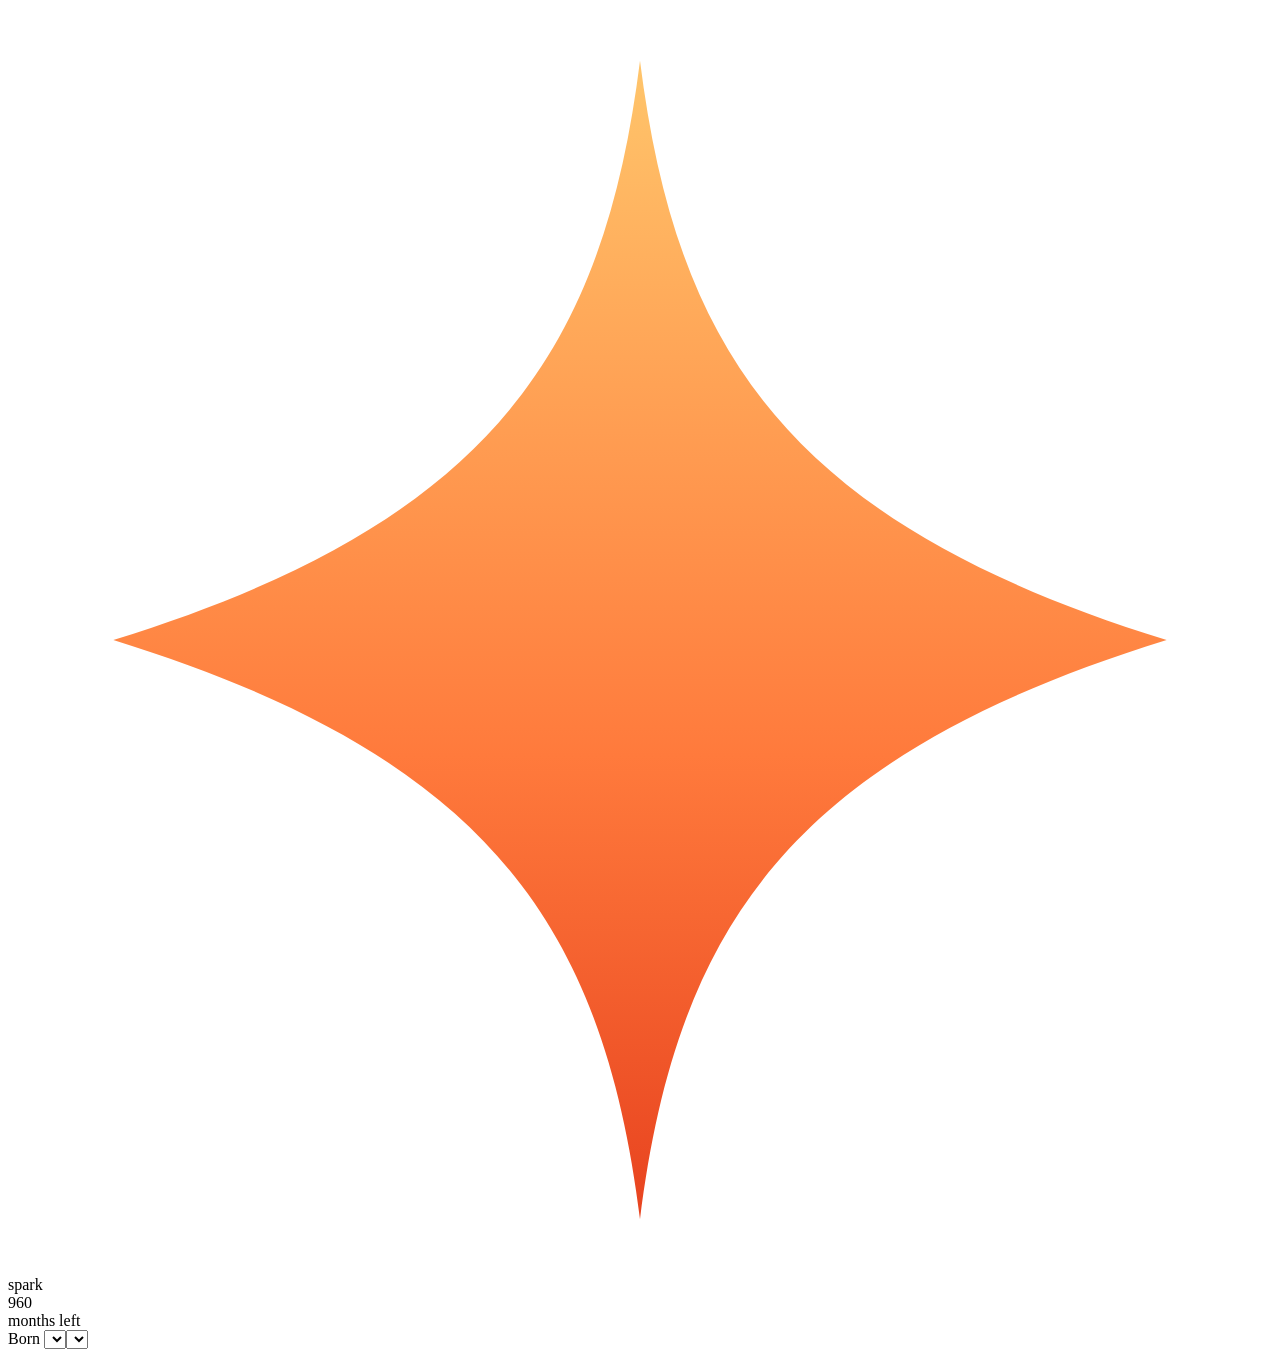
<file: source/app.html>
<!doctype html>
<html lang="en">
<meta charset="utf-8">
<meta name="viewport" content="width=device-width,initial-scale=1,viewport-fit=cover">
<title>Spark</title>
<style>__CSS__</style>
<body>
<div class="sp" id="sp">
  <header class="top">
    <div class="brand">
      <svg viewBox="0 0 24 24" aria-hidden="true"><defs><linearGradient id="eg" x1="0" y1="0" x2="0" y2="1"><stop offset="0" stop-color="#ffc56b"/><stop offset=".6" stop-color="#ff7a3c"/><stop offset="1" stop-color="#e8431f"/></linearGradient></defs><path fill="url(#eg)" d="M12 1c.7 5.6 2.9 8.8 10 11-7.1 2.2-9.3 5.4-10 11-.7-5.6-2.9-8.800-10-11C9.1 9.8 11.3 6.6 12 1z"/></svg>
      spark
    </div>
    <span class="grow"></span>
    <div id="acts" style="display:flex;gap:8px"></div>
  </header>
  <div class="pop" id="pop" hidden>
    <textarea id="prompt" readonly aria-label="A prompt for your AI"></textarea>
    <div><button data-copy>Copy</button><a href="https://abstracts.co/agents#polls" target="_blank" rel="noopener">Set up</a></div>
  </div>

  <div class="hero">
    <div class="num" id="num">960</div>
    <div class="sub">months left<span id="of"></span></div>
    <label class="born" id="born">Born
      <select id="bm" aria-label="Birth month"></select><select id="by" aria-label="Birth year"></select>
    </label>
  </div>

  <div class="gw" id="gw">
    <div class="ages" id="ages"></div>
    <div class="grid" id="grid" tabindex="0" role="application" aria-label="Your 960 months"></div>
    <div class="tip" id="tip"></div>
  </div>

  <div id="says" role="status"></div>
  <div class="cols">
    <section class="card" id="month" hidden></section>
    <section class="card" id="sparks" hidden></section>
  </div>
</div>
<script type="module">__JS__</script>
</body>
</html>
</file>
